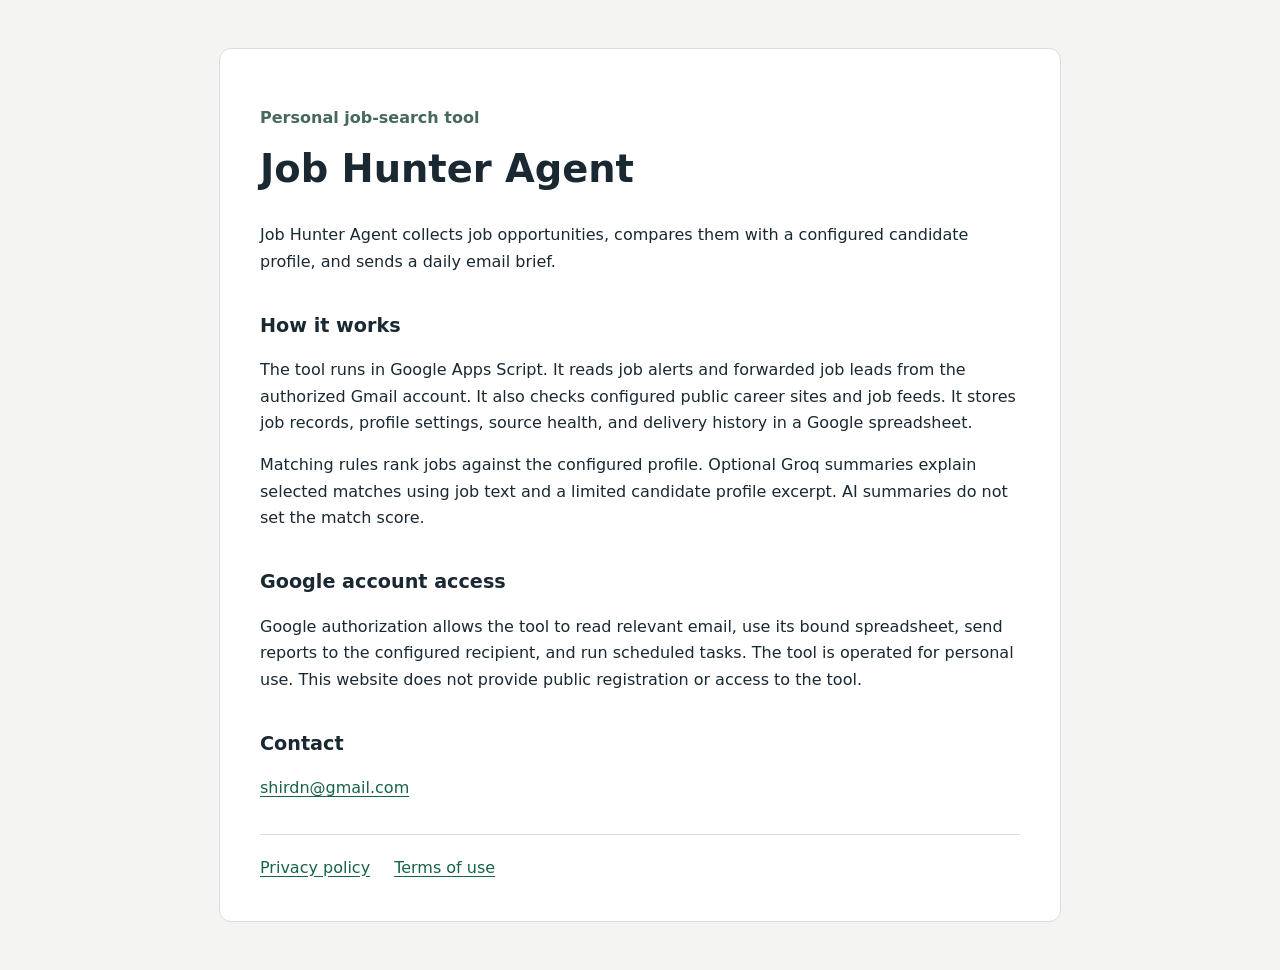
<file: index.html>
<!doctype html>
<html lang="en"><head><meta charset="utf-8"><meta name="viewport" content="width=device-width,initial-scale=1"><title>Job Hunter Agent</title><link rel="stylesheet" href="style.css"></head><body><main>
<header><p>Personal job-search tool</p><h1>Job Hunter Agent</h1></header>
<p>Job Hunter Agent collects job opportunities, compares them with a configured candidate profile, and sends a daily email brief.</p>
<h2>How it works</h2>
<p>The tool runs in Google Apps Script. It reads job alerts and forwarded job leads from the authorized Gmail account. It also checks configured public career sites and job feeds. It stores job records, profile settings, source health, and delivery history in a Google spreadsheet.</p>
<p>Matching rules rank jobs against the configured profile. Optional Groq summaries explain selected matches using job text and a limited candidate profile excerpt. AI summaries do not set the match score.</p>
<h2>Google account access</h2>
<p>Google authorization allows the tool to read relevant email, use its bound spreadsheet, send reports to the configured recipient, and run scheduled tasks. The tool is operated for personal use. This website does not provide public registration or access to the tool.</p>
<h2>Contact</h2><p><a href="mailto:shirdn@gmail.com">shirdn@gmail.com</a></p>
<nav aria-label="Policies"><a href="privacy.html">Privacy policy</a><a href="terms.html">Terms of use</a></nav>
</main></body></html>
</file>
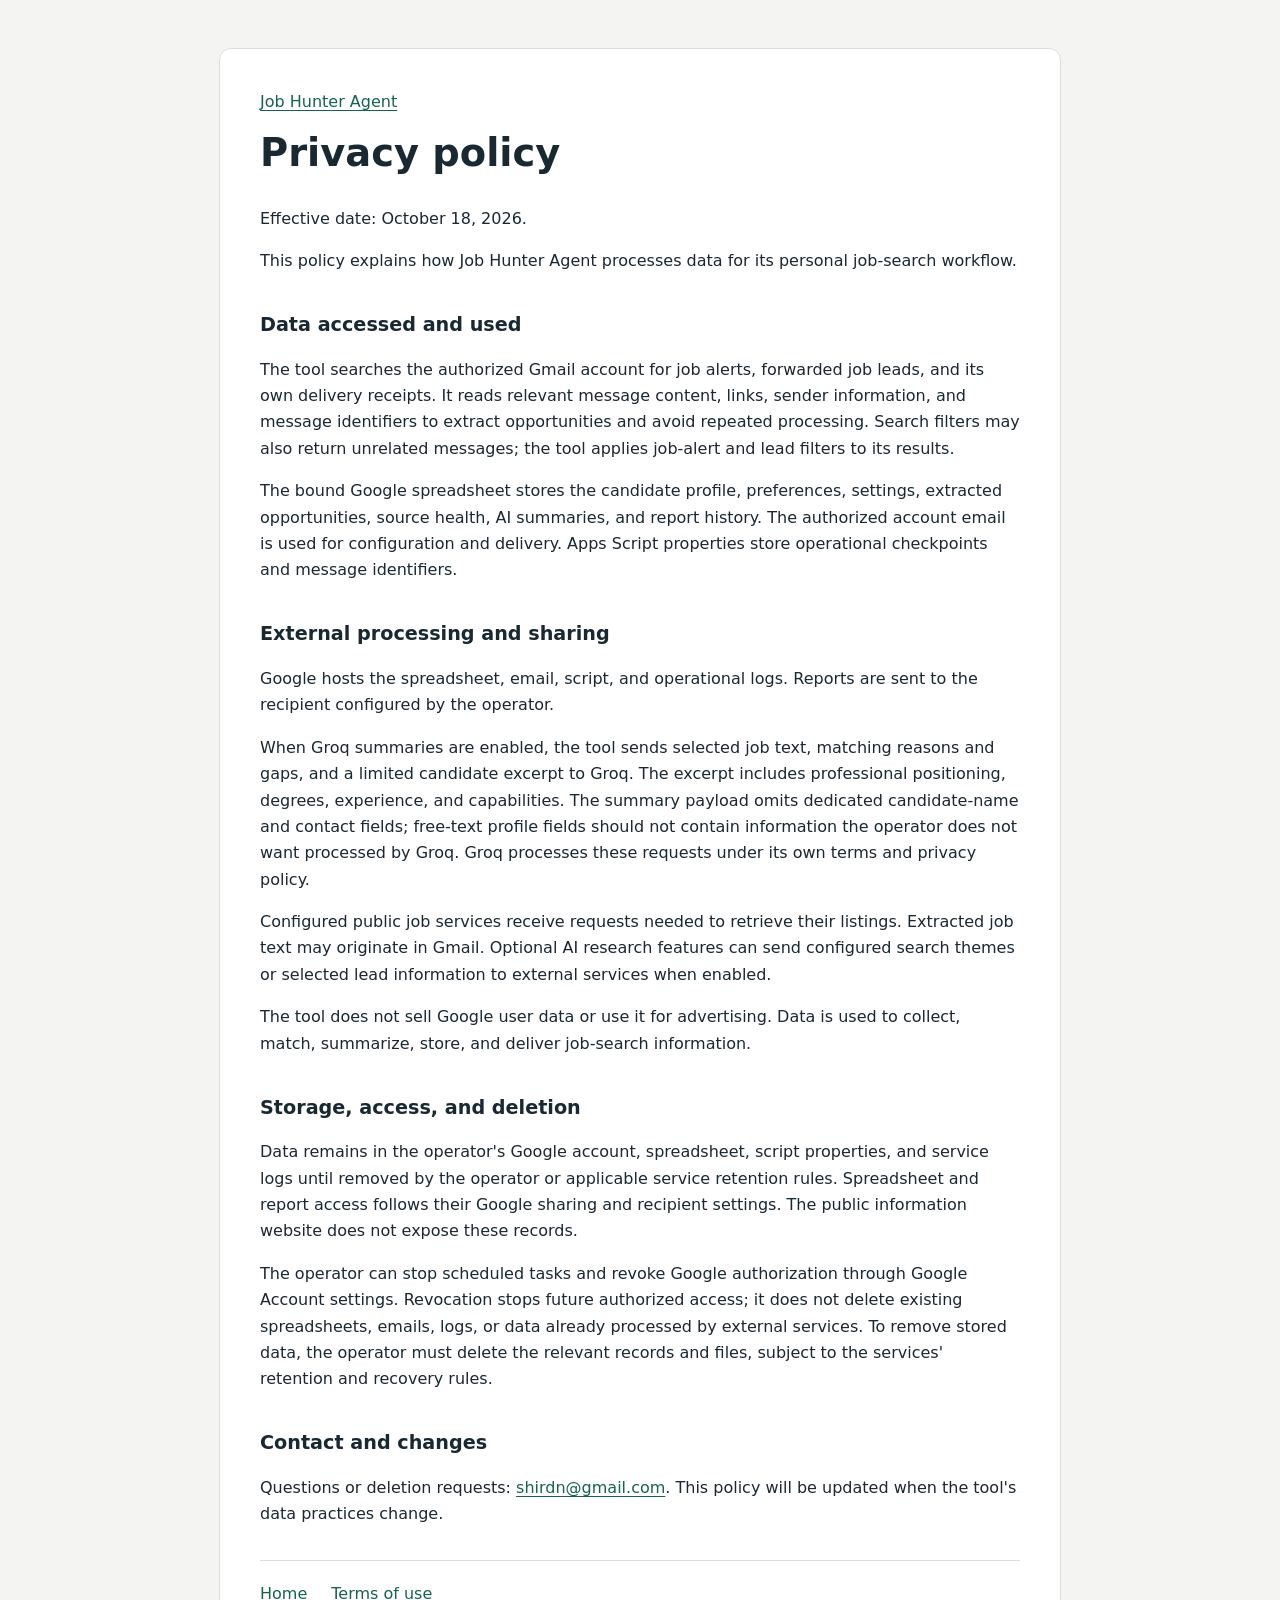
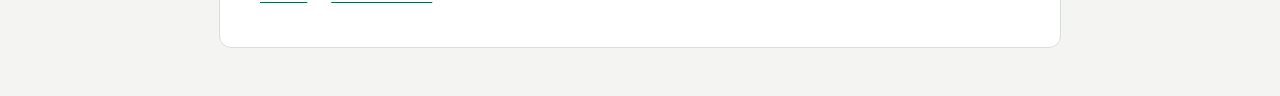
<file: privacy.html>
<!doctype html>
<html lang="en"><head><meta charset="utf-8"><meta name="viewport" content="width=device-width,initial-scale=1"><title>Privacy policy | Job Hunter Agent</title><link rel="stylesheet" href="style.css"></head><body><main>
<a href="index.html">Job Hunter Agent</a><h1>Privacy policy</h1><p>Effective date: October 18, 2026.</p>
<p>This policy explains how Job Hunter Agent processes data for its personal job-search workflow.</p>
<h2>Data accessed and used</h2>
<p>The tool searches the authorized Gmail account for job alerts, forwarded job leads, and its own delivery receipts. It reads relevant message content, links, sender information, and message identifiers to extract opportunities and avoid repeated processing. Search filters may also return unrelated messages; the tool applies job-alert and lead filters to its results.</p>
<p>The bound Google spreadsheet stores the candidate profile, preferences, settings, extracted opportunities, source health, AI summaries, and report history. The authorized account email is used for configuration and delivery. Apps Script properties store operational checkpoints and message identifiers.</p>
<h2>External processing and sharing</h2>
<p>Google hosts the spreadsheet, email, script, and operational logs. Reports are sent to the recipient configured by the operator.</p>
<p>When Groq summaries are enabled, the tool sends selected job text, matching reasons and gaps, and a limited candidate excerpt to Groq. The excerpt includes professional positioning, degrees, experience, and capabilities. The summary payload omits dedicated candidate-name and contact fields; free-text profile fields should not contain information the operator does not want processed by Groq. Groq processes these requests under its own terms and privacy policy.</p>
<p>Configured public job services receive requests needed to retrieve their listings. Extracted job text may originate in Gmail. Optional AI research features can send configured search themes or selected lead information to external services when enabled.</p>
<p>The tool does not sell Google user data or use it for advertising. Data is used to collect, match, summarize, store, and deliver job-search information.</p>
<h2>Storage, access, and deletion</h2>
<p>Data remains in the operator's Google account, spreadsheet, script properties, and service logs until removed by the operator or applicable service retention rules. Spreadsheet and report access follows their Google sharing and recipient settings. The public information website does not expose these records.</p>
<p>The operator can stop scheduled tasks and revoke Google authorization through Google Account settings. Revocation stops future authorized access; it does not delete existing spreadsheets, emails, logs, or data already processed by external services. To remove stored data, the operator must delete the relevant records and files, subject to the services' retention and recovery rules.</p>
<h2>Contact and changes</h2>
<p>Questions or deletion requests: <a href="mailto:shirdn@gmail.com">shirdn@gmail.com</a>. This policy will be updated when the tool's data practices change.</p>
<nav aria-label="Policies"><a href="index.html">Home</a><a href="terms.html">Terms of use</a></nav>
</main></body></html>
</file>
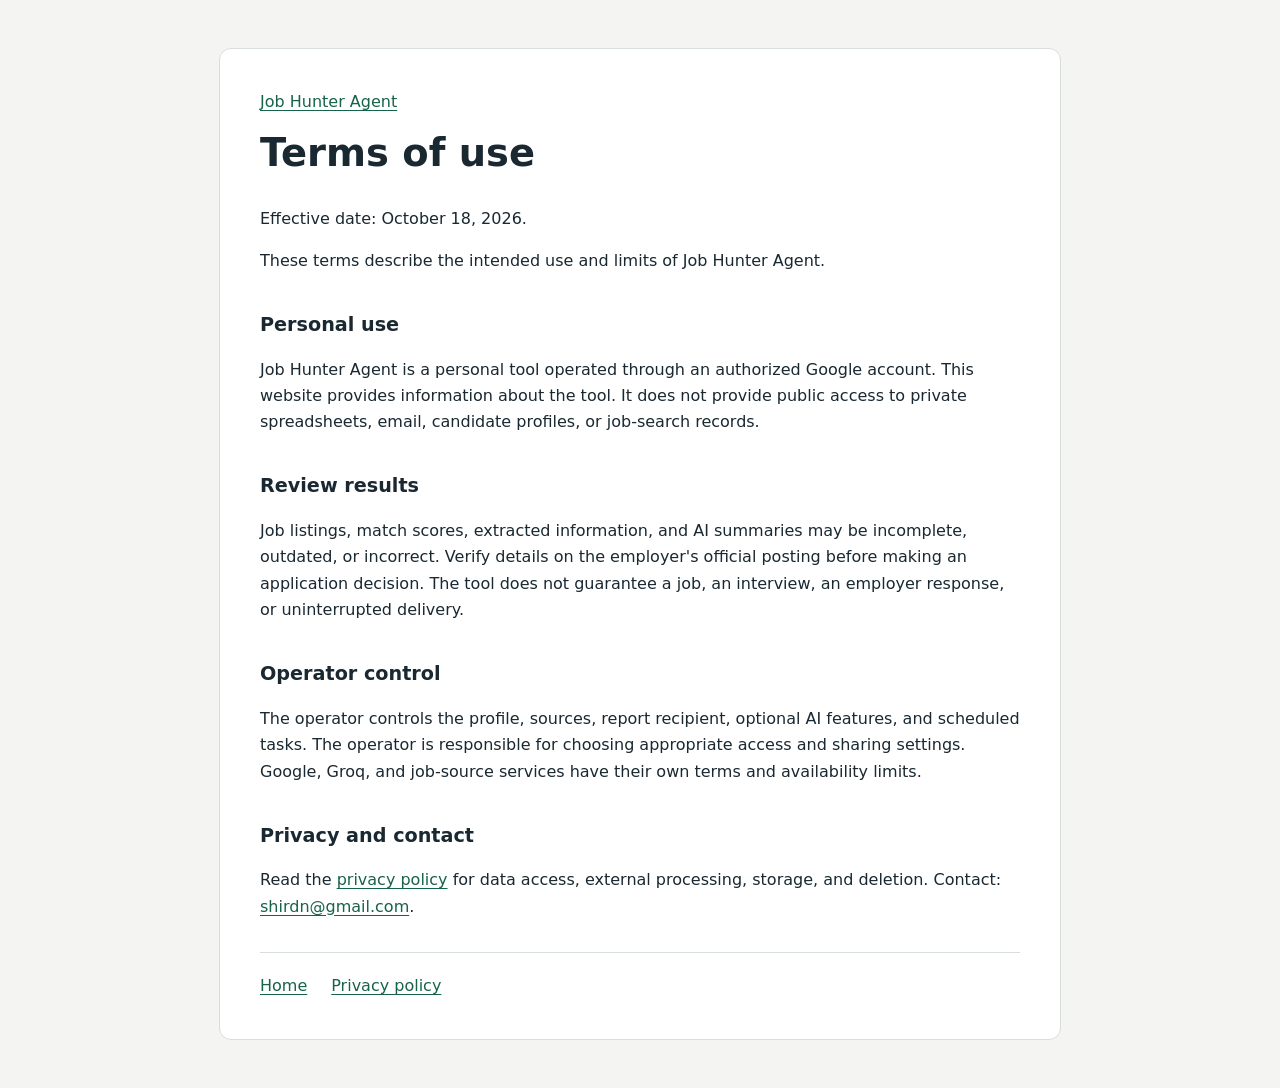
<file: terms.html>
<!doctype html>
<html lang="en"><head><meta charset="utf-8"><meta name="viewport" content="width=device-width,initial-scale=1"><title>Terms of use | Job Hunter Agent</title><link rel="stylesheet" href="style.css"></head><body><main>
<a href="index.html">Job Hunter Agent</a><h1>Terms of use</h1><p>Effective date: October 18, 2026.</p>
<p>These terms describe the intended use and limits of Job Hunter Agent.</p>
<h2>Personal use</h2><p>Job Hunter Agent is a personal tool operated through an authorized Google account. This website provides information about the tool. It does not provide public access to private spreadsheets, email, candidate profiles, or job-search records.</p>
<h2>Review results</h2><p>Job listings, match scores, extracted information, and AI summaries may be incomplete, outdated, or incorrect. Verify details on the employer's official posting before making an application decision. The tool does not guarantee a job, an interview, an employer response, or uninterrupted delivery.</p>
<h2>Operator control</h2><p>The operator controls the profile, sources, report recipient, optional AI features, and scheduled tasks. The operator is responsible for choosing appropriate access and sharing settings. Google, Groq, and job-source services have their own terms and availability limits.</p>
<h2>Privacy and contact</h2><p>Read the <a href="privacy.html">privacy policy</a> for data access, external processing, storage, and deletion. Contact: <a href="mailto:shirdn@gmail.com">shirdn@gmail.com</a>.</p>
<nav aria-label="Policies"><a href="index.html">Home</a><a href="privacy.html">Privacy policy</a></nav>
</main></body></html>
</file>
<file: style.css>
:root{font-family:system-ui,sans-serif;color:#192831;background:#f4f5f2;line-height:1.65}body{margin:0}main{max-width:760px;margin:48px auto;padding:40px;background:white;border:1px solid #d8dedb;border-radius:12px}h1{font-size:2.4rem;line-height:1.15;margin:.4em 0 .8em}h2{font-size:1.2rem;margin-top:1.8em}header>p{color:#46685d;font-weight:600}a{color:#176349;text-underline-offset:3px}a:focus-visible{outline:3px solid #176349;outline-offset:3px}nav{display:flex;gap:24px;border-top:1px solid #d8dedb;margin-top:32px;padding-top:20px}@media(max-width:600px){main{margin:0;padding:24px;border:0;border-radius:0}h1{font-size:2rem}}
</file>
